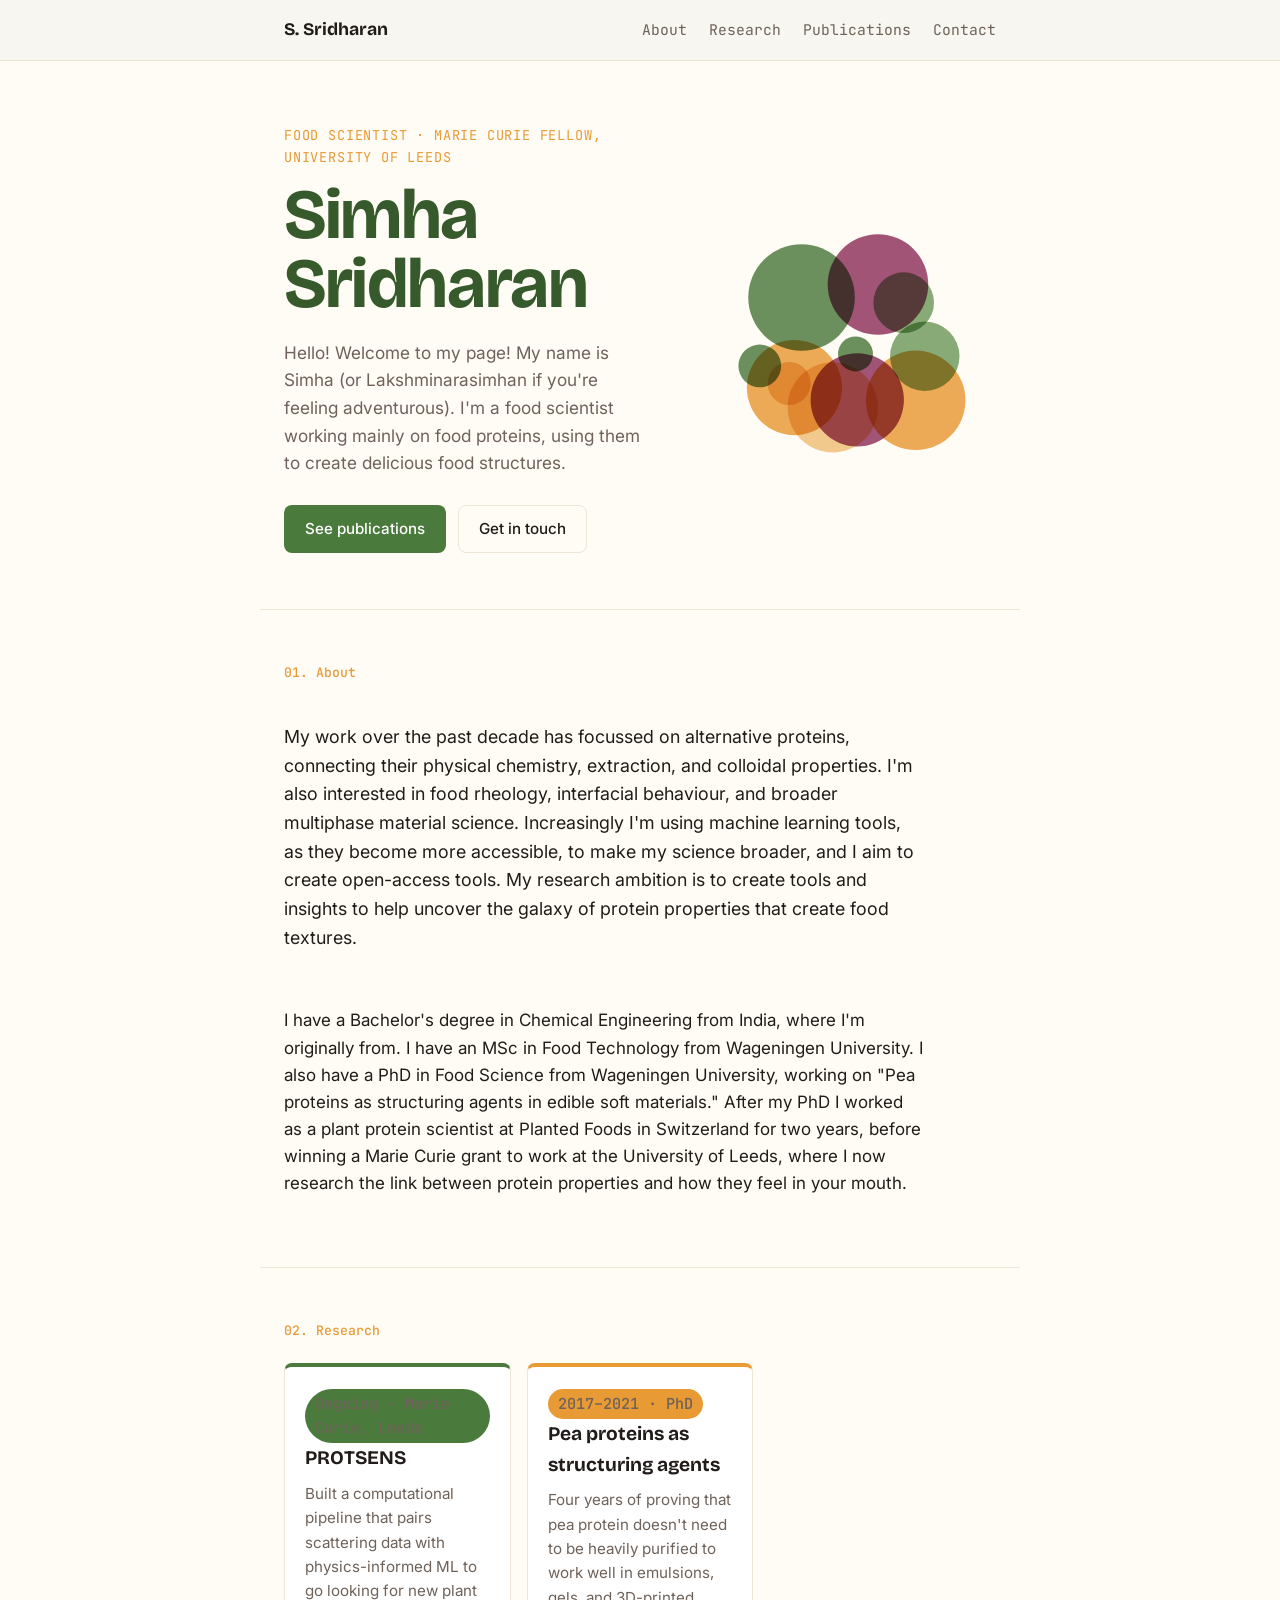
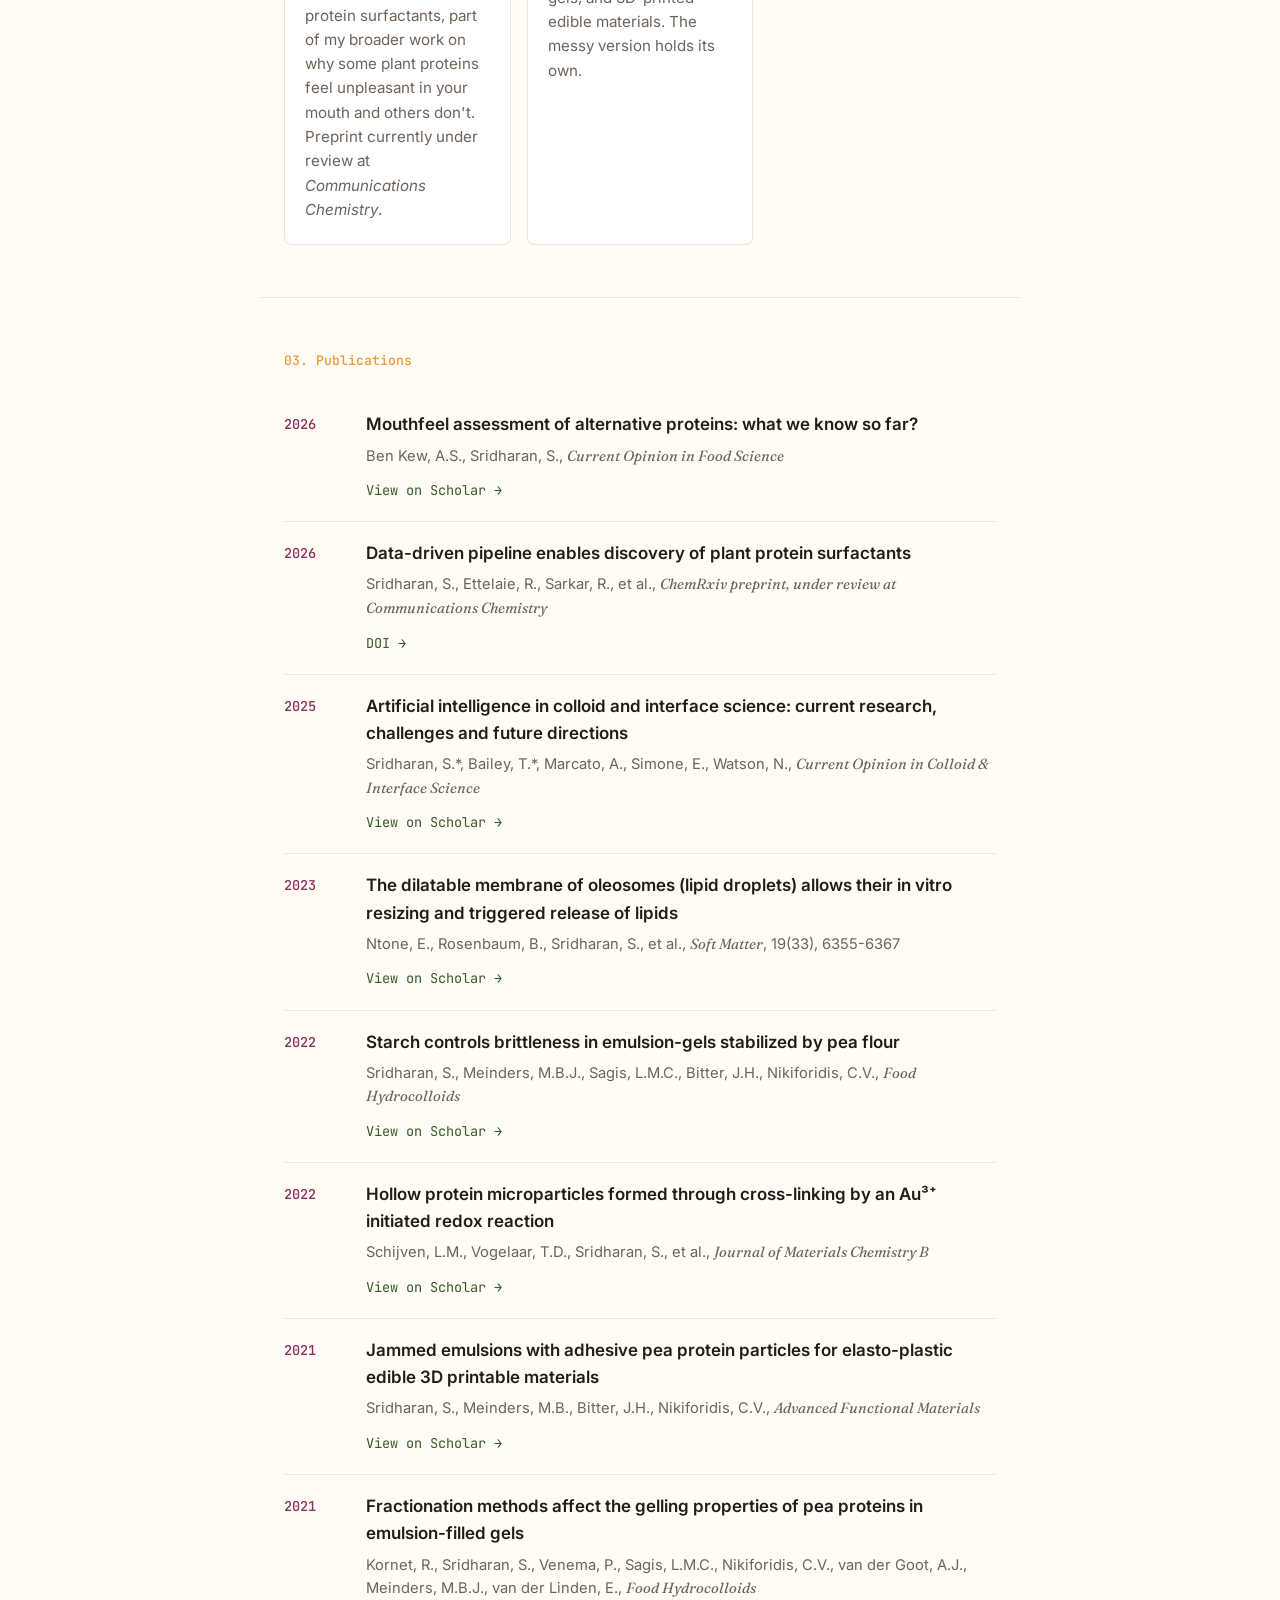
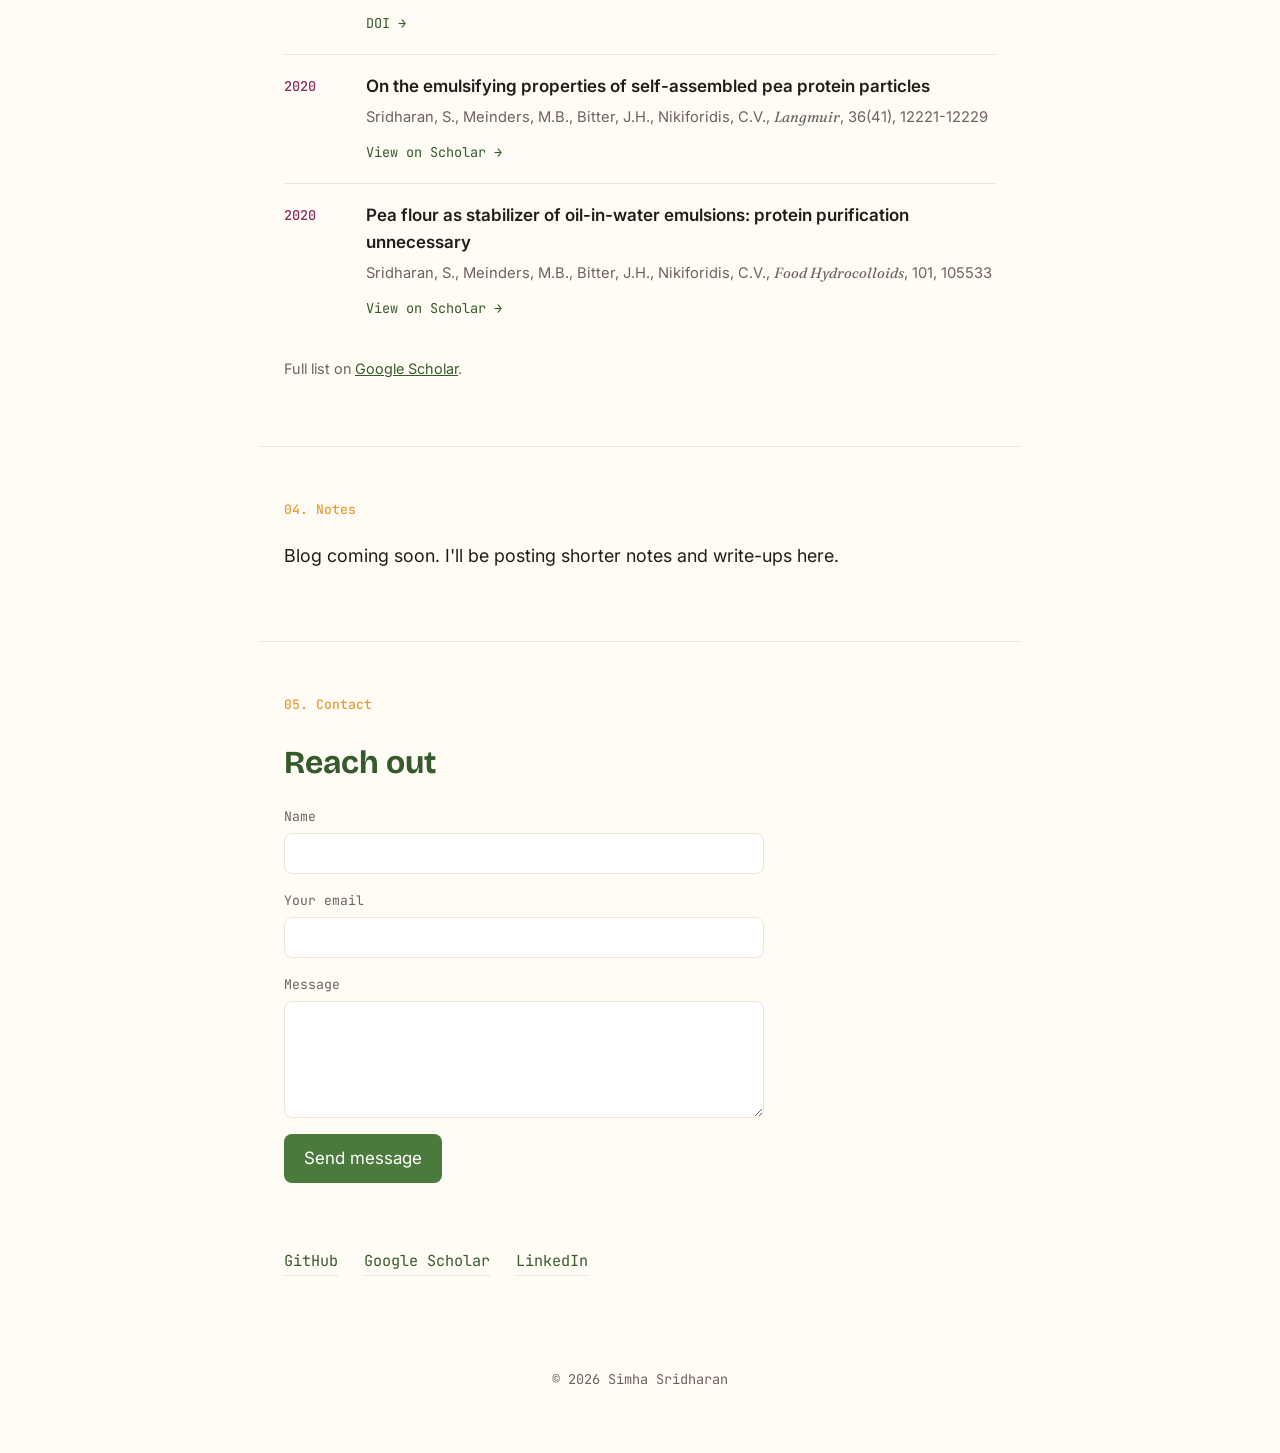
<file: index.html>
<!DOCTYPE html>
<html lang="en">
<head>
<meta charset="UTF-8">
<meta name="viewport" content="width=device-width, initial-scale=1.0">
<title>Simha Sridharan | Research</title>
<meta name="description" content="Personal research page of Simha Sridharan.">
<link rel="preconnect" href="https://fonts.googleapis.com">
<link rel="preconnect" href="https://fonts.gstatic.com" crossorigin>
<link href="https://fonts.googleapis.com/css2?family=Bricolage+Grotesque:opsz,wght@12..96,400..800&family=Fraunces:ital,opsz,wght@0,9..144,400;1,9..144,500&family=Inter:wght@400;500;600&family=JetBrains+Mono:wght@400;500&display=swap" rel="stylesheet">
<link rel="stylesheet" href="style.css">
</head>
<body>

<a class="skip-link" href="#main">Skip to content</a>

<header class="site-header">
  <div class="wrap header-row">
    <a href="#" class="mark">S. Sridharan</a>
    <nav aria-label="Primary">
      <a href="#about">About</a>
      <a href="#research">Research</a>
      <a href="#publications">Publications</a>
      <a href="#contact">Contact</a>
    </nav>
  </div>
</header>

<main id="main">

  <section class="hero wrap">
    <div class="hero-text">
      <p class="eyebrow">Food Scientist · Marie Curie Fellow, University of Leeds</p>
      <h1>Simha<br>Sridharan</h1>
      <p class="hero-sub">Hello! Welcome to my page! My name is Simha (or Lakshminarasimhan if you're feeling adventurous). I'm a food scientist working mainly on food proteins, using them to create delicious food structures.</p>
      <div class="hero-links">
        <a class="btn btn-primary" href="#publications">See publications</a>
        <a class="btn btn-ghost" href="#contact">Get in touch</a>
      </div>
    </div>
    <div class="hero-graphic" aria-hidden="true">
      <svg viewBox="0 0 420 420" id="droplets"></svg>
    </div>
  </section>

  <section id="about" class="section wrap">
    <p class="section-label">01. About</p>
    <div class="about-grid">
      <p class="lead">
        My work over the past decade has focussed on alternative proteins, connecting their
        physical chemistry, extraction, and colloidal properties. I'm also interested in
        food rheology, interfacial behaviour, and broader multiphase material science.
        Increasingly I'm using machine learning tools, as they become more accessible, to
        make my science broader, and I aim to create open-access tools. My research
        ambition is to create tools and insights to help uncover the galaxy of protein
        properties that create food textures.
      </p>
      <p>
        I have a Bachelor's degree in Chemical Engineering from India, where I'm originally
        from. I have an MSc in Food Technology from Wageningen University. I also have a
        PhD in Food Science from Wageningen University, working on "Pea proteins as
        structuring agents in edible soft materials." After my PhD I worked as a plant
        protein scientist at Planted Foods in Switzerland for two years, before winning a
        Marie Curie grant to work at the University of Leeds, where I now research the link
        between protein properties and how they feel in your mouth.
      </p>
    </div>
  </section>

  <section id="research" class="section wrap">
    <p class="section-label">02. Research</p>
    <div class="cards">
      <article class="card">
        <p class="card-tag">Ongoing · Marie Curie, Leeds</p>
        <h3>PROTSENS</h3>
        <p>Built a computational pipeline that pairs scattering data with physics-informed ML to go looking for new plant protein surfactants, part of my broader work on why some plant proteins feel unpleasant in your mouth and others don't. Preprint currently under review at <em>Communications Chemistry</em>.</p>
      </article>
      <article class="card">
        <p class="card-tag">2017–2021 · PhD</p>
        <h3>Pea proteins as structuring agents</h3>
        <p>Four years of proving that pea protein doesn't need to be heavily purified to work well in emulsions, gels, and 3D-printed edible materials. The messy version holds its own.</p>
      </article>
    </div>
  </section>

  <section id="publications" class="section wrap">
    <p class="section-label">03. Publications</p>
    <ol class="pub-list">
      <li class="pub">
        <span class="pub-year">2026</span>
        <div class="pub-body">
          <p class="pub-title">Mouthfeel assessment of alternative proteins: what we know so far?</p>
          <p class="pub-meta">Ben Kew, A.S., Sridharan, S., <em>Current Opinion in Food Science</em></p>
          <a class="pub-link" href="https://scholar.google.com/citations?user=x62tYuUAAAAJ&hl=en" target="_blank" rel="noopener">View on Scholar →</a>
        </div>
      </li>
      <li class="pub">
        <span class="pub-year">2026</span>
        <div class="pub-body">
          <p class="pub-title">Data-driven pipeline enables discovery of plant protein surfactants</p>
          <p class="pub-meta">Sridharan, S., Ettelaie, R., Sarkar, R., et al., <em>ChemRxiv preprint, under review at Communications Chemistry</em></p>
          <a class="pub-link" href="https://doi.org/10.26434/chemrxiv.15000208/v1" target="_blank" rel="noopener">DOI →</a>
        </div>
      </li>
      <li class="pub">
        <span class="pub-year">2025</span>
        <div class="pub-body">
          <p class="pub-title">Artificial intelligence in colloid and interface science: current research, challenges and future directions</p>
          <p class="pub-meta">Sridharan, S.*, Bailey, T.*, Marcato, A., Simone, E., Watson, N., <em>Current Opinion in Colloid & Interface Science</em></p>
          <a class="pub-link" href="https://scholar.google.com/citations?user=x62tYuUAAAAJ&hl=en" target="_blank" rel="noopener">View on Scholar →</a>
        </div>
      </li>
      <li class="pub">
        <span class="pub-year">2023</span>
        <div class="pub-body">
          <p class="pub-title">The dilatable membrane of oleosomes (lipid droplets) allows their in vitro resizing and triggered release of lipids</p>
          <p class="pub-meta">Ntone, E., Rosenbaum, B., Sridharan, S., et al., <em>Soft Matter</em>, 19(33), 6355-6367</p>
          <a class="pub-link" href="https://scholar.google.com/citations?user=x62tYuUAAAAJ&hl=en" target="_blank" rel="noopener">View on Scholar →</a>
        </div>
      </li>
      <li class="pub">
        <span class="pub-year">2022</span>
        <div class="pub-body">
          <p class="pub-title">Starch controls brittleness in emulsion-gels stabilized by pea flour</p>
          <p class="pub-meta">Sridharan, S., Meinders, M.B.J., Sagis, L.M.C., Bitter, J.H., Nikiforidis, C.V., <em>Food Hydrocolloids</em></p>
          <a class="pub-link" href="https://scholar.google.com/citations?user=x62tYuUAAAAJ&hl=en" target="_blank" rel="noopener">View on Scholar →</a>
        </div>
      </li>
      <li class="pub">
        <span class="pub-year">2022</span>
        <div class="pub-body">
          <p class="pub-title">Hollow protein microparticles formed through cross-linking by an Au³⁺ initiated redox reaction</p>
          <p class="pub-meta">Schijven, L.M., Vogelaar, T.D., Sridharan, S., et al., <em>Journal of Materials Chemistry B</em></p>
          <a class="pub-link" href="https://scholar.google.com/citations?user=x62tYuUAAAAJ&hl=en" target="_blank" rel="noopener">View on Scholar →</a>
        </div>
      </li>
      <li class="pub">
        <span class="pub-year">2021</span>
        <div class="pub-body">
          <p class="pub-title">Jammed emulsions with adhesive pea protein particles for elasto-plastic edible 3D printable materials</p>
          <p class="pub-meta">Sridharan, S., Meinders, M.B., Bitter, J.H., Nikiforidis, C.V., <em>Advanced Functional Materials</em></p>
          <a class="pub-link" href="https://scholar.google.com/citations?user=x62tYuUAAAAJ&hl=en" target="_blank" rel="noopener">View on Scholar →</a>
        </div>
      </li>
      <li class="pub">
        <span class="pub-year">2021</span>
        <div class="pub-body">
          <p class="pub-title">Fractionation methods affect the gelling properties of pea proteins in emulsion-filled gels</p>
          <p class="pub-meta">Kornet, R., Sridharan, S., Venema, P., Sagis, L.M.C., Nikiforidis, C.V., van der Goot, A.J., Meinders, M.B.J., van der Linden, E., <em>Food Hydrocolloids</em></p>
          <a class="pub-link" href="https://doi.org/10.1016/j.foodhyd.2021.107456" target="_blank" rel="noopener">DOI →</a>
        </div>
      </li>
      <li class="pub">
        <span class="pub-year">2020</span>
        <div class="pub-body">
          <p class="pub-title">On the emulsifying properties of self-assembled pea protein particles</p>
          <p class="pub-meta">Sridharan, S., Meinders, M.B., Bitter, J.H., Nikiforidis, C.V., <em>Langmuir</em>, 36(41), 12221-12229</p>
          <a class="pub-link" href="https://scholar.google.com/citations?user=x62tYuUAAAAJ&hl=en" target="_blank" rel="noopener">View on Scholar →</a>
        </div>
      </li>
      <li class="pub">
        <span class="pub-year">2020</span>
        <div class="pub-body">
          <p class="pub-title">Pea flour as stabilizer of oil-in-water emulsions: protein purification unnecessary</p>
          <p class="pub-meta">Sridharan, S., Meinders, M.B., Bitter, J.H., Nikiforidis, C.V., <em>Food Hydrocolloids</em>, 101, 105533</p>
          <a class="pub-link" href="https://scholar.google.com/citations?user=x62tYuUAAAAJ&hl=en" target="_blank" rel="noopener">View on Scholar →</a>
        </div>
      </li>
    </ol>
    <p class="pub-note">Full list on <a href="https://scholar.google.com/citations?user=x62tYuUAAAAJ&hl=en" target="_blank" rel="noopener">Google Scholar</a>.</p>
  </section>

  <section class="section wrap blog-teaser">
    <p class="section-label">04. Notes</p>
    <p class="lead">Blog coming soon. I'll be posting shorter notes and write-ups here.</p>
  </section>

  <section id="contact" class="section wrap contact">
    <p class="section-label">05. Contact</p>
    <h2>Reach out</h2>

    <form id="contact-form" class="contact-form" action="https://formspree.io/f/myegnqzv" method="POST">
      <div class="form-row">
        <label for="name">Name</label>
        <input type="text" id="name" name="name" required>
      </div>
      <div class="form-row">
        <label for="email">Your email</label>
        <input type="email" id="email" name="_replyto" required>
      </div>
      <div class="form-row">
        <label for="message">Message</label>
        <textarea id="message" name="message" rows="5" required></textarea>
      </div>
      <input type="text" name="_gotcha" class="hp-field" tabindex="-1" autocomplete="off" aria-hidden="true">
      <button type="submit" class="btn btn-primary">Send message</button>
      <p id="form-status" class="form-status" role="status" aria-live="polite"></p>
    </form>

    <div class="contact-links">
      <a href="https://github.com/simhasridharan" target="_blank" rel="noopener">GitHub</a>
      <a href="https://scholar.google.com/citations?user=x62tYuUAAAAJ&hl=en" target="_blank" rel="noopener">Google Scholar</a>
      <a href="https://www.linkedin.com/in/simha-sridharan/" target="_blank" rel="noopener">LinkedIn</a>
    </div>
  </section>

</main>

<footer class="site-footer wrap">
  <p>© <span id="year"></span> Simha Sridharan</p>
</footer>

<script src="script.js"></script>
</body>
</html>
</file>
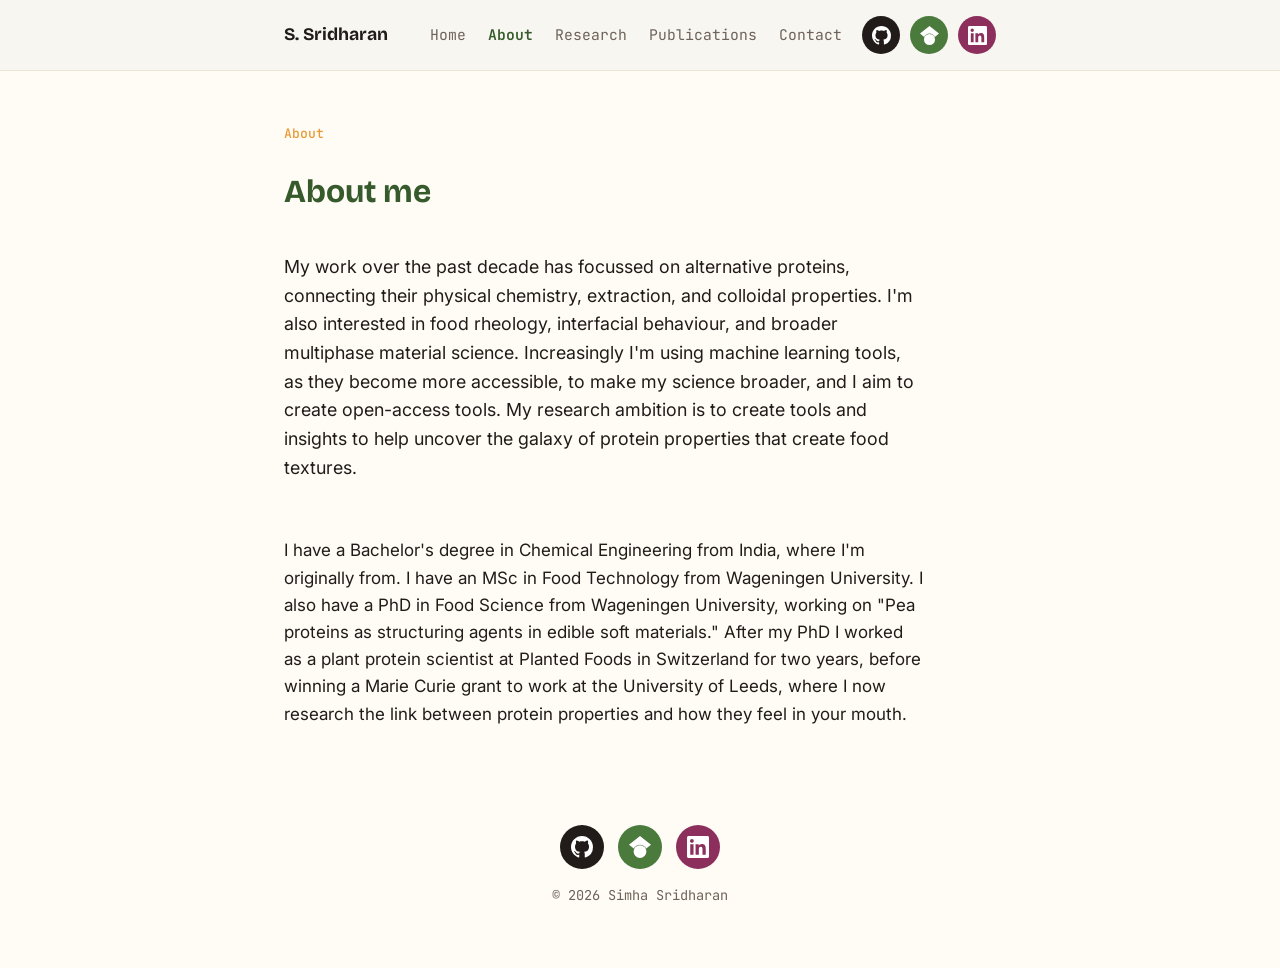
<file: about.html>
<!DOCTYPE html>
<html lang="en">
<head>
<meta charset="UTF-8">
<meta name="viewport" content="width=device-width, initial-scale=1.0">
<title>About | Simha Sridharan</title>
<meta name="description" content="About Simha Sridharan, food scientist.">
<link rel="preconnect" href="https://fonts.googleapis.com">
<link rel="preconnect" href="https://fonts.gstatic.com" crossorigin>
<link href="https://fonts.googleapis.com/css2?family=Bricolage+Grotesque:opsz,wght@12..96,400..800&family=Fraunces:ital,opsz,wght@0,9..144,400;1,9..144,500&family=Inter:wght@400;500;600&family=JetBrains+Mono:wght@400;500&display=swap" rel="stylesheet">
<link rel="stylesheet" href="style.css">
</head>
<body>

<a class="skip-link" href="#main">Skip to content</a>

<header class="site-header">
  <div class="wrap header-row">
    <a href="index.html" class="mark">S. Sridharan</a>
    <div class="header-right">
    <nav aria-label="Primary">
      <a href="index.html">Home</a>
      <a href="about.html" class="active">About</a>
      <a href="research.html">Research</a>
      <a href="publications.html">Publications</a>
      <a href="contact.html">Contact</a>
    </nav>
      <div class="social-icons">
        <a href="https://github.com/simhasridharan" target="_blank" rel="noopener" aria-label="GitHub" class="social-icon social-github"><svg viewBox="0 0 24 24" fill="currentColor" aria-hidden="true"><path d="M12 0C5.37 0 0 5.37 0 12c0 5.31 3.435 9.795 8.205 11.385.6.105.825-.255.825-.57 0-.285-.015-1.23-.015-2.235-3.015.555-3.795-.735-4.035-1.41-.135-.345-.72-1.41-1.23-1.695-.42-.225-1.02-.78-.015-.795.945-.015 1.62.87 1.845 1.23 1.08 1.815 2.805 1.305 3.495.99.105-.78.42-1.305.765-1.605-2.67-.3-5.46-1.335-5.46-5.925 0-1.305.465-2.385 1.23-3.225-.12-.3-.54-1.53.12-3.18 0 0 1.005-.315 3.3 1.23.96-.27 1.98-.405 3-.405s2.04.135 3 .405c2.295-1.56 3.3-1.23 3.3-1.23.66 1.65.24 2.88.12 3.18.765.84 1.23 1.905 1.23 3.225 0 4.605-2.805 5.625-5.475 5.925.435.375.81 1.095.81 2.22 0 1.605-.015 2.895-.015 3.3 0 .315.225.69.825.57A12.02 12.02 0 0024 12c0-6.63-5.37-12-12-12z"/></svg></a>
        <a href="https://scholar.google.com/citations?user=x62tYuUAAAAJ&hl=en" target="_blank" rel="noopener" aria-label="Google Scholar" class="social-icon social-scholar"><svg viewBox="0 0 24 24" fill="currentColor" aria-hidden="true"><path d="M5.242 13.769L0 9.5 12 0l12 9.5-5.242 4.269C17.548 11.24 14.978 9.5 12 9.5c-2.977 0-5.548 1.74-6.758 4.269zM12 10a7 7 0 1 0 0 14 7 7 0 0 0 0-14z"/></svg></a>
        <a href="https://www.linkedin.com/in/simha-sridharan/" target="_blank" rel="noopener" aria-label="LinkedIn" class="social-icon social-linkedin"><svg viewBox="0 0 24 24" fill="currentColor" aria-hidden="true"><path d="M20.447 20.452h-3.554v-5.569c0-1.328-.027-3.037-1.852-3.037-1.853 0-2.136 1.446-2.136 2.94v5.666H9.351V9h3.414v1.561h.046c.477-.9 1.637-1.85 3.37-1.85 3.601 0 4.267 2.37 4.267 5.455v6.286zM5.337 7.433c-1.144 0-2.063-.926-2.063-2.065 0-1.138.92-2.063 2.063-2.063 1.14 0 2.064.925 2.064 2.063 0 1.139-.925 2.065-2.064 2.065zm1.782 13.019H3.555V9h3.564v11.452zM22.225 0H1.771C.792 0 0 .774 0 1.729v20.542C0 23.227.792 24 1.771 24h20.451C23.2 24 24 23.227 24 22.271V1.729C24 .774 23.2 0 22.222 0h.003z"/></svg></a>
      </div>
    </div>
  </div>
</header>

<main id="main">

  <section class="section wrap" style="border-top: none; padding-top: 52px;">
    <p class="section-label">About</p>
    <h2>About me</h2>
    <div class="about-grid">
      <p class="lead">
        My work over the past decade has focussed on alternative proteins, connecting their
        physical chemistry, extraction, and colloidal properties. I'm also interested in
        food rheology, interfacial behaviour, and broader multiphase material science.
        Increasingly I'm using machine learning tools, as they become more accessible, to
        make my science broader, and I aim to create open-access tools. My research
        ambition is to create tools and insights to help uncover the galaxy of protein
        properties that create food textures.
      </p>
      <p>
        I have a Bachelor's degree in Chemical Engineering from India, where I'm originally
        from. I have an MSc in Food Technology from Wageningen University. I also have a
        PhD in Food Science from Wageningen University, working on "Pea proteins as
        structuring agents in edible soft materials." After my PhD I worked as a plant
        protein scientist at Planted Foods in Switzerland for two years, before winning a
        Marie Curie grant to work at the University of Leeds, where I now research the link
        between protein properties and how they feel in your mouth.
      </p>
    </div>
  </section>

</main>

<footer class="site-footer wrap">
  <div class="footer-socials">
    <a href="https://github.com/simhasridharan" target="_blank" rel="noopener" aria-label="GitHub" class="social-icon social-github"><svg viewBox="0 0 24 24" fill="currentColor" aria-hidden="true"><path d="M12 0C5.37 0 0 5.37 0 12c0 5.31 3.435 9.795 8.205 11.385.6.105.825-.255.825-.57 0-.285-.015-1.23-.015-2.235-3.015.555-3.795-.735-4.035-1.41-.135-.345-.72-1.41-1.23-1.695-.42-.225-1.02-.78-.015-.795.945-.015 1.62.87 1.845 1.23 1.08 1.815 2.805 1.305 3.495.99.105-.78.42-1.305.765-1.605-2.67-.3-5.46-1.335-5.46-5.925 0-1.305.465-2.385 1.23-3.225-.12-.3-.54-1.53.12-3.18 0 0 1.005-.315 3.3 1.23.96-.27 1.98-.405 3-.405s2.04.135 3 .405c2.295-1.56 3.3-1.23 3.3-1.23.66 1.65.24 2.88.12 3.18.765.84 1.23 1.905 1.23 3.225 0 4.605-2.805 5.625-5.475 5.925.435.375.81 1.095.81 2.22 0 1.605-.015 2.895-.015 3.3 0 .315.225.69.825.57A12.02 12.02 0 0024 12c0-6.63-5.37-12-12-12z"/></svg></a>
    <a href="https://scholar.google.com/citations?user=x62tYuUAAAAJ&hl=en" target="_blank" rel="noopener" aria-label="Google Scholar" class="social-icon social-scholar"><svg viewBox="0 0 24 24" fill="currentColor" aria-hidden="true"><path d="M5.242 13.769L0 9.5 12 0l12 9.5-5.242 4.269C17.548 11.24 14.978 9.5 12 9.5c-2.977 0-5.548 1.74-6.758 4.269zM12 10a7 7 0 1 0 0 14 7 7 0 0 0 0-14z"/></svg></a>
    <a href="https://www.linkedin.com/in/simha-sridharan/" target="_blank" rel="noopener" aria-label="LinkedIn" class="social-icon social-linkedin"><svg viewBox="0 0 24 24" fill="currentColor" aria-hidden="true"><path d="M20.447 20.452h-3.554v-5.569c0-1.328-.027-3.037-1.852-3.037-1.853 0-2.136 1.446-2.136 2.94v5.666H9.351V9h3.414v1.561h.046c.477-.9 1.637-1.85 3.37-1.85 3.601 0 4.267 2.37 4.267 5.455v6.286zM5.337 7.433c-1.144 0-2.063-.926-2.063-2.065 0-1.138.92-2.063 2.063-2.063 1.14 0 2.064.925 2.064 2.063 0 1.139-.925 2.065-2.064 2.065zm1.782 13.019H3.555V9h3.564v11.452zM22.225 0H1.771C.792 0 0 .774 0 1.729v20.542C0 23.227.792 24 1.771 24h20.451C23.2 24 24 23.227 24 22.271V1.729C24 .774 23.2 0 22.222 0h.003z"/></svg></a>
  </div>
  <p>© <span id="year"></span> Simha Sridharan</p>
</footer>

<script src="script.js"></script>
</body>
</html>
</file>
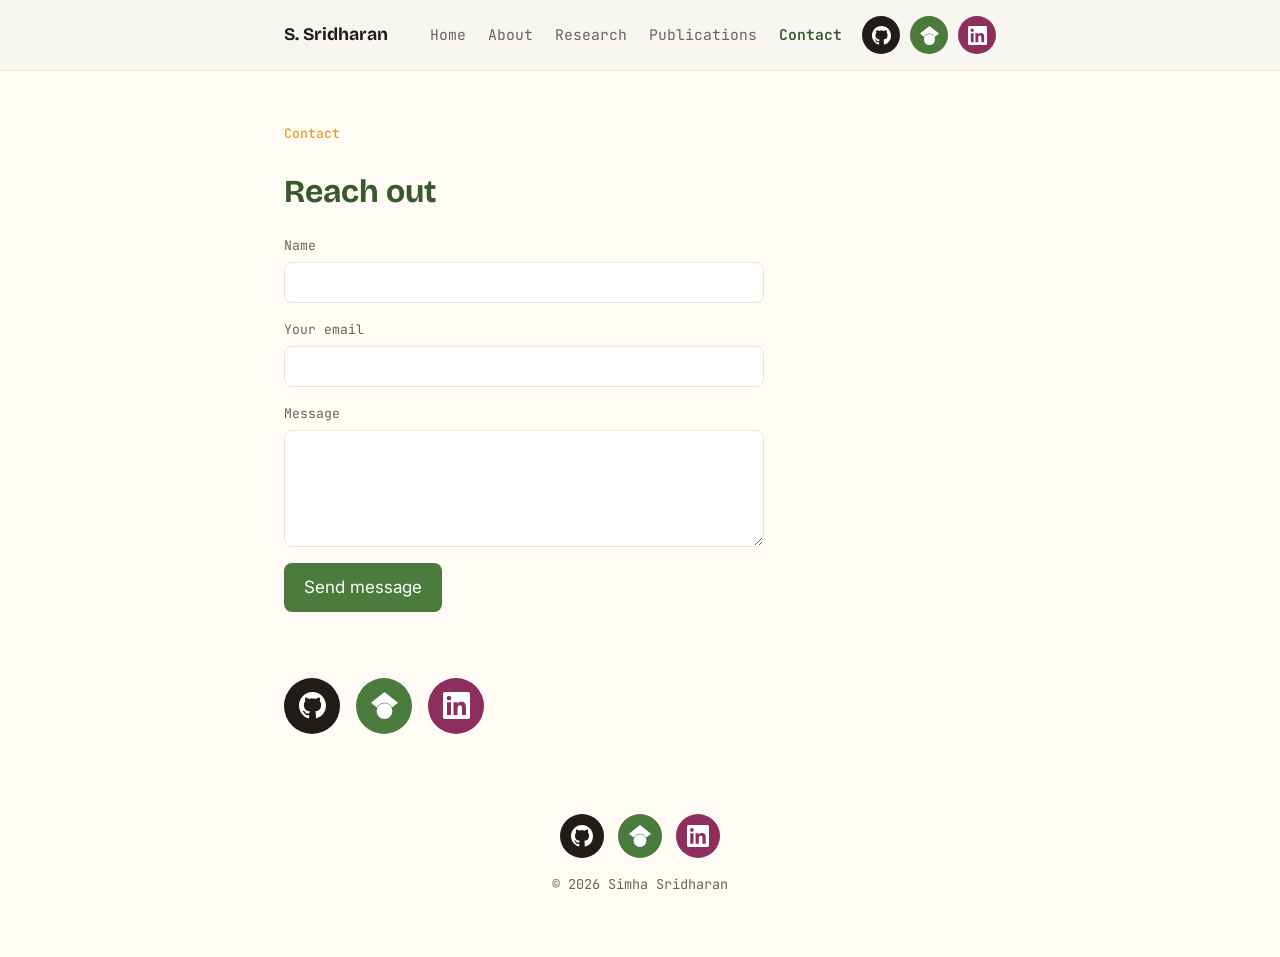
<file: contact.html>
<!DOCTYPE html>
<html lang="en">
<head>
<meta charset="UTF-8">
<meta name="viewport" content="width=device-width, initial-scale=1.0">
<title>Contact | Simha Sridharan</title>
<meta name="description" content="Get in touch with Simha Sridharan.">
<link rel="preconnect" href="https://fonts.googleapis.com">
<link rel="preconnect" href="https://fonts.gstatic.com" crossorigin>
<link href="https://fonts.googleapis.com/css2?family=Bricolage+Grotesque:opsz,wght@12..96,400..800&family=Fraunces:ital,opsz,wght@0,9..144,400;1,9..144,500&family=Inter:wght@400;500;600&family=JetBrains+Mono:wght@400;500&display=swap" rel="stylesheet">
<link rel="stylesheet" href="style.css">
</head>
<body>

<a class="skip-link" href="#main">Skip to content</a>

<header class="site-header">
  <div class="wrap header-row">
    <a href="index.html" class="mark">S. Sridharan</a>
    <div class="header-right">
    <nav aria-label="Primary">
      <a href="index.html">Home</a>
      <a href="about.html">About</a>
      <a href="research.html">Research</a>
      <a href="publications.html">Publications</a>
      <a href="contact.html" class="active">Contact</a>
    </nav>
      <div class="social-icons">
        <a href="https://github.com/simhasridharan" target="_blank" rel="noopener" aria-label="GitHub" class="social-icon social-github"><svg viewBox="0 0 24 24" fill="currentColor" aria-hidden="true"><path d="M12 0C5.37 0 0 5.37 0 12c0 5.31 3.435 9.795 8.205 11.385.6.105.825-.255.825-.57 0-.285-.015-1.23-.015-2.235-3.015.555-3.795-.735-4.035-1.41-.135-.345-.72-1.41-1.23-1.695-.42-.225-1.02-.78-.015-.795.945-.015 1.62.87 1.845 1.23 1.08 1.815 2.805 1.305 3.495.99.105-.78.42-1.305.765-1.605-2.67-.3-5.46-1.335-5.46-5.925 0-1.305.465-2.385 1.23-3.225-.12-.3-.54-1.53.12-3.18 0 0 1.005-.315 3.3 1.23.96-.27 1.98-.405 3-.405s2.04.135 3 .405c2.295-1.56 3.3-1.23 3.3-1.23.66 1.65.24 2.88.12 3.18.765.84 1.23 1.905 1.23 3.225 0 4.605-2.805 5.625-5.475 5.925.435.375.81 1.095.81 2.22 0 1.605-.015 2.895-.015 3.3 0 .315.225.69.825.57A12.02 12.02 0 0024 12c0-6.63-5.37-12-12-12z"/></svg></a>
        <a href="https://scholar.google.com/citations?user=x62tYuUAAAAJ&hl=en" target="_blank" rel="noopener" aria-label="Google Scholar" class="social-icon social-scholar"><svg viewBox="0 0 24 24" fill="currentColor" aria-hidden="true"><path d="M5.242 13.769L0 9.5 12 0l12 9.5-5.242 4.269C17.548 11.24 14.978 9.5 12 9.5c-2.977 0-5.548 1.74-6.758 4.269zM12 10a7 7 0 1 0 0 14 7 7 0 0 0 0-14z"/></svg></a>
        <a href="https://www.linkedin.com/in/simha-sridharan/" target="_blank" rel="noopener" aria-label="LinkedIn" class="social-icon social-linkedin"><svg viewBox="0 0 24 24" fill="currentColor" aria-hidden="true"><path d="M20.447 20.452h-3.554v-5.569c0-1.328-.027-3.037-1.852-3.037-1.853 0-2.136 1.446-2.136 2.94v5.666H9.351V9h3.414v1.561h.046c.477-.9 1.637-1.85 3.37-1.85 3.601 0 4.267 2.37 4.267 5.455v6.286zM5.337 7.433c-1.144 0-2.063-.926-2.063-2.065 0-1.138.92-2.063 2.063-2.063 1.14 0 2.064.925 2.064 2.063 0 1.139-.925 2.065-2.064 2.065zm1.782 13.019H3.555V9h3.564v11.452zM22.225 0H1.771C.792 0 0 .774 0 1.729v20.542C0 23.227.792 24 1.771 24h20.451C23.2 24 24 23.227 24 22.271V1.729C24 .774 23.2 0 22.222 0h.003z"/></svg></a>
      </div>
    </div>
  </div>
</header>

<main id="main">

  <section class="section wrap contact" style="border-top: none; padding-top: 52px;">
    <p class="section-label">Contact</p>
    <h2>Reach out</h2>

    <form id="contact-form" class="contact-form" action="https://formspree.io/f/myegnqzv" method="POST">
      <div class="form-row">
        <label for="name">Name</label>
        <input type="text" id="name" name="name" required>
      </div>
      <div class="form-row">
        <label for="email">Your email</label>
        <input type="email" id="email" name="email" required>
      </div>
      <div class="form-row">
        <label for="message">Message</label>
        <textarea id="message" name="message" rows="5" required></textarea>
      </div>
      <input type="text" name="_gotcha" class="hp-field" tabindex="-1" autocomplete="off" aria-hidden="true">
      <button type="submit" class="btn btn-primary">Send message</button>
      <p id="form-status" class="form-status" role="status" aria-live="polite"></p>
    </form>

    <div class="contact-socials">
      <a href="https://github.com/simhasridharan" target="_blank" rel="noopener" aria-label="GitHub" class="social-icon social-github"><svg viewBox="0 0 24 24" fill="currentColor" aria-hidden="true"><path d="M12 0C5.37 0 0 5.37 0 12c0 5.31 3.435 9.795 8.205 11.385.6.105.825-.255.825-.57 0-.285-.015-1.23-.015-2.235-3.015.555-3.795-.735-4.035-1.41-.135-.345-.72-1.41-1.23-1.695-.42-.225-1.02-.78-.015-.795.945-.015 1.62.87 1.845 1.23 1.08 1.815 2.805 1.305 3.495.99.105-.78.42-1.305.765-1.605-2.67-.3-5.46-1.335-5.46-5.925 0-1.305.465-2.385 1.23-3.225-.12-.3-.54-1.53.12-3.18 0 0 1.005-.315 3.3 1.23.96-.27 1.98-.405 3-.405s2.04.135 3 .405c2.295-1.56 3.3-1.23 3.3-1.23.66 1.65.24 2.88.12 3.18.765.84 1.23 1.905 1.23 3.225 0 4.605-2.805 5.625-5.475 5.925.435.375.81 1.095.81 2.22 0 1.605-.015 2.895-.015 3.3 0 .315.225.69.825.57A12.02 12.02 0 0024 12c0-6.63-5.37-12-12-12z"/></svg></a>
      <a href="https://scholar.google.com/citations?user=x62tYuUAAAAJ&hl=en" target="_blank" rel="noopener" aria-label="Google Scholar" class="social-icon social-scholar"><svg viewBox="0 0 24 24" fill="currentColor" aria-hidden="true"><path d="M5.242 13.769L0 9.5 12 0l12 9.5-5.242 4.269C17.548 11.24 14.978 9.5 12 9.5c-2.977 0-5.548 1.74-6.758 4.269zM12 10a7 7 0 1 0 0 14 7 7 0 0 0 0-14z"/></svg></a>
      <a href="https://www.linkedin.com/in/simha-sridharan/" target="_blank" rel="noopener" aria-label="LinkedIn" class="social-icon social-linkedin"><svg viewBox="0 0 24 24" fill="currentColor" aria-hidden="true"><path d="M20.447 20.452h-3.554v-5.569c0-1.328-.027-3.037-1.852-3.037-1.853 0-2.136 1.446-2.136 2.94v5.666H9.351V9h3.414v1.561h.046c.477-.9 1.637-1.85 3.37-1.85 3.601 0 4.267 2.37 4.267 5.455v6.286zM5.337 7.433c-1.144 0-2.063-.926-2.063-2.065 0-1.138.92-2.063 2.063-2.063 1.14 0 2.064.925 2.064 2.063 0 1.139-.925 2.065-2.064 2.065zm1.782 13.019H3.555V9h3.564v11.452zM22.225 0H1.771C.792 0 0 .774 0 1.729v20.542C0 23.227.792 24 1.771 24h20.451C23.2 24 24 23.227 24 22.271V1.729C24 .774 23.2 0 22.222 0h.003z"/></svg></a>
    </div>
  </section>

</main>

<footer class="site-footer wrap">
  <div class="footer-socials">
    <a href="https://github.com/simhasridharan" target="_blank" rel="noopener" aria-label="GitHub" class="social-icon social-github"><svg viewBox="0 0 24 24" fill="currentColor" aria-hidden="true"><path d="M12 0C5.37 0 0 5.37 0 12c0 5.31 3.435 9.795 8.205 11.385.6.105.825-.255.825-.57 0-.285-.015-1.23-.015-2.235-3.015.555-3.795-.735-4.035-1.41-.135-.345-.72-1.41-1.23-1.695-.42-.225-1.02-.78-.015-.795.945-.015 1.62.87 1.845 1.23 1.08 1.815 2.805 1.305 3.495.99.105-.78.42-1.305.765-1.605-2.67-.3-5.46-1.335-5.46-5.925 0-1.305.465-2.385 1.23-3.225-.12-.3-.54-1.53.12-3.18 0 0 1.005-.315 3.3 1.23.96-.27 1.98-.405 3-.405s2.04.135 3 .405c2.295-1.56 3.3-1.23 3.3-1.23.66 1.65.24 2.88.12 3.18.765.84 1.23 1.905 1.23 3.225 0 4.605-2.805 5.625-5.475 5.925.435.375.81 1.095.81 2.22 0 1.605-.015 2.895-.015 3.3 0 .315.225.69.825.57A12.02 12.02 0 0024 12c0-6.63-5.37-12-12-12z"/></svg></a>
    <a href="https://scholar.google.com/citations?user=x62tYuUAAAAJ&hl=en" target="_blank" rel="noopener" aria-label="Google Scholar" class="social-icon social-scholar"><svg viewBox="0 0 24 24" fill="currentColor" aria-hidden="true"><path d="M5.242 13.769L0 9.5 12 0l12 9.5-5.242 4.269C17.548 11.24 14.978 9.5 12 9.5c-2.977 0-5.548 1.74-6.758 4.269zM12 10a7 7 0 1 0 0 14 7 7 0 0 0 0-14z"/></svg></a>
    <a href="https://www.linkedin.com/in/simha-sridharan/" target="_blank" rel="noopener" aria-label="LinkedIn" class="social-icon social-linkedin"><svg viewBox="0 0 24 24" fill="currentColor" aria-hidden="true"><path d="M20.447 20.452h-3.554v-5.569c0-1.328-.027-3.037-1.852-3.037-1.853 0-2.136 1.446-2.136 2.94v5.666H9.351V9h3.414v1.561h.046c.477-.9 1.637-1.85 3.37-1.85 3.601 0 4.267 2.37 4.267 5.455v6.286zM5.337 7.433c-1.144 0-2.063-.926-2.063-2.065 0-1.138.92-2.063 2.063-2.063 1.14 0 2.064.925 2.064 2.063 0 1.139-.925 2.065-2.064 2.065zm1.782 13.019H3.555V9h3.564v11.452zM22.225 0H1.771C.792 0 0 .774 0 1.729v20.542C0 23.227.792 24 1.771 24h20.451C23.2 24 24 23.227 24 22.271V1.729C24 .774 23.2 0 22.222 0h.003z"/></svg></a>
  </div>
  <p>© <span id="year"></span> Simha Sridharan</p>
</footer>

<script src="script.js"></script>
</body>
</html>
</file>
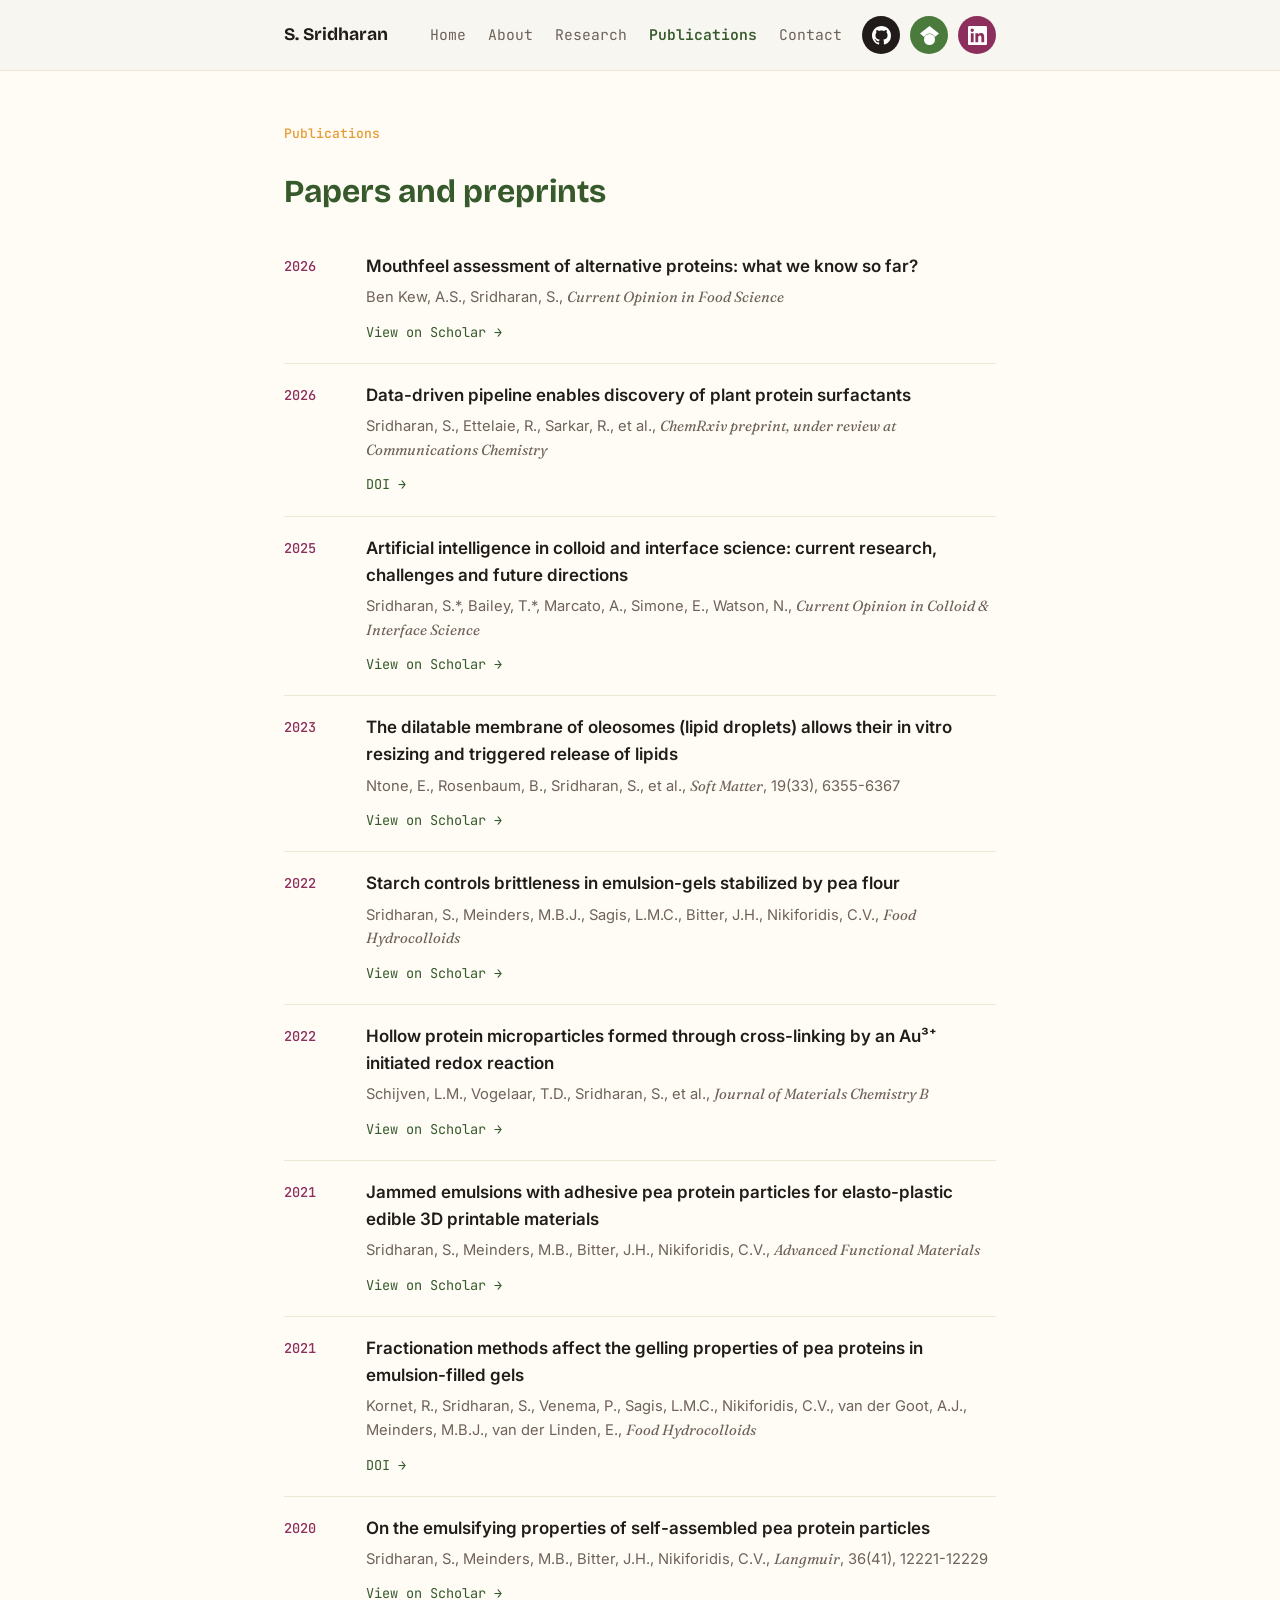
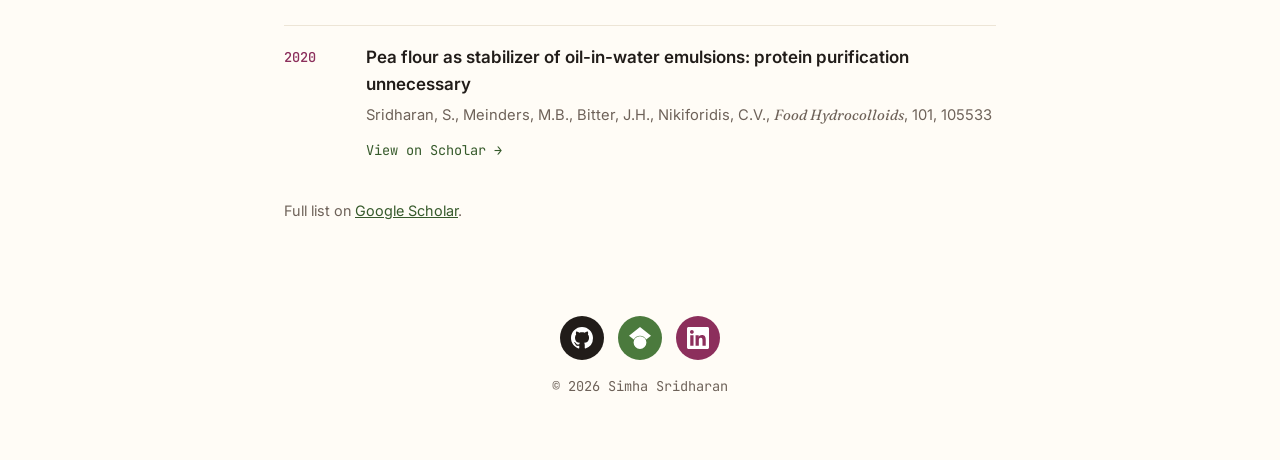
<file: publications.html>
<!DOCTYPE html>
<html lang="en">
<head>
<meta charset="UTF-8">
<meta name="viewport" content="width=device-width, initial-scale=1.0">
<title>Publications | Simha Sridharan</title>
<meta name="description" content="Publications by Simha Sridharan.">
<link rel="preconnect" href="https://fonts.googleapis.com">
<link rel="preconnect" href="https://fonts.gstatic.com" crossorigin>
<link href="https://fonts.googleapis.com/css2?family=Bricolage+Grotesque:opsz,wght@12..96,400..800&family=Fraunces:ital,opsz,wght@0,9..144,400;1,9..144,500&family=Inter:wght@400;500;600&family=JetBrains+Mono:wght@400;500&display=swap" rel="stylesheet">
<link rel="stylesheet" href="style.css">
</head>
<body>

<a class="skip-link" href="#main">Skip to content</a>

<header class="site-header">
  <div class="wrap header-row">
    <a href="index.html" class="mark">S. Sridharan</a>
    <div class="header-right">
    <nav aria-label="Primary">
      <a href="index.html">Home</a>
      <a href="about.html">About</a>
      <a href="research.html">Research</a>
      <a href="publications.html" class="active">Publications</a>
      <a href="contact.html">Contact</a>
    </nav>
      <div class="social-icons">
        <a href="https://github.com/simhasridharan" target="_blank" rel="noopener" aria-label="GitHub" class="social-icon social-github"><svg viewBox="0 0 24 24" fill="currentColor" aria-hidden="true"><path d="M12 0C5.37 0 0 5.37 0 12c0 5.31 3.435 9.795 8.205 11.385.6.105.825-.255.825-.57 0-.285-.015-1.23-.015-2.235-3.015.555-3.795-.735-4.035-1.41-.135-.345-.72-1.41-1.23-1.695-.42-.225-1.02-.78-.015-.795.945-.015 1.62.87 1.845 1.23 1.08 1.815 2.805 1.305 3.495.99.105-.78.42-1.305.765-1.605-2.67-.3-5.46-1.335-5.46-5.925 0-1.305.465-2.385 1.23-3.225-.12-.3-.54-1.53.12-3.18 0 0 1.005-.315 3.3 1.23.96-.27 1.98-.405 3-.405s2.04.135 3 .405c2.295-1.56 3.3-1.23 3.3-1.23.66 1.65.24 2.88.12 3.18.765.84 1.23 1.905 1.23 3.225 0 4.605-2.805 5.625-5.475 5.925.435.375.81 1.095.81 2.22 0 1.605-.015 2.895-.015 3.3 0 .315.225.69.825.57A12.02 12.02 0 0024 12c0-6.63-5.37-12-12-12z"/></svg></a>
        <a href="https://scholar.google.com/citations?user=x62tYuUAAAAJ&hl=en" target="_blank" rel="noopener" aria-label="Google Scholar" class="social-icon social-scholar"><svg viewBox="0 0 24 24" fill="currentColor" aria-hidden="true"><path d="M5.242 13.769L0 9.5 12 0l12 9.5-5.242 4.269C17.548 11.24 14.978 9.5 12 9.5c-2.977 0-5.548 1.74-6.758 4.269zM12 10a7 7 0 1 0 0 14 7 7 0 0 0 0-14z"/></svg></a>
        <a href="https://www.linkedin.com/in/simha-sridharan/" target="_blank" rel="noopener" aria-label="LinkedIn" class="social-icon social-linkedin"><svg viewBox="0 0 24 24" fill="currentColor" aria-hidden="true"><path d="M20.447 20.452h-3.554v-5.569c0-1.328-.027-3.037-1.852-3.037-1.853 0-2.136 1.446-2.136 2.94v5.666H9.351V9h3.414v1.561h.046c.477-.9 1.637-1.85 3.37-1.85 3.601 0 4.267 2.37 4.267 5.455v6.286zM5.337 7.433c-1.144 0-2.063-.926-2.063-2.065 0-1.138.92-2.063 2.063-2.063 1.14 0 2.064.925 2.064 2.063 0 1.139-.925 2.065-2.064 2.065zm1.782 13.019H3.555V9h3.564v11.452zM22.225 0H1.771C.792 0 0 .774 0 1.729v20.542C0 23.227.792 24 1.771 24h20.451C23.2 24 24 23.227 24 22.271V1.729C24 .774 23.2 0 22.222 0h.003z"/></svg></a>
      </div>
    </div>
  </div>
</header>

<main id="main">

  <section class="section wrap" style="border-top: none; padding-top: 52px;">
    <p class="section-label">Publications</p>
    <h2>Papers and preprints</h2>
    <ol class="pub-list">
      <li class="pub">
        <span class="pub-year">2026</span>
        <div class="pub-body">
          <p class="pub-title">Mouthfeel assessment of alternative proteins: what we know so far?</p>
          <p class="pub-meta">Ben Kew, A.S., Sridharan, S., <em>Current Opinion in Food Science</em></p>
          <a class="pub-link" href="https://scholar.google.com/citations?user=x62tYuUAAAAJ&hl=en" target="_blank" rel="noopener">View on Scholar →</a>
        </div>
      </li>
      <li class="pub">
        <span class="pub-year">2026</span>
        <div class="pub-body">
          <p class="pub-title">Data-driven pipeline enables discovery of plant protein surfactants</p>
          <p class="pub-meta">Sridharan, S., Ettelaie, R., Sarkar, R., et al., <em>ChemRxiv preprint, under review at Communications Chemistry</em></p>
          <a class="pub-link" href="https://doi.org/10.26434/chemrxiv.15000208/v1" target="_blank" rel="noopener">DOI →</a>
        </div>
      </li>
      <li class="pub">
        <span class="pub-year">2025</span>
        <div class="pub-body">
          <p class="pub-title">Artificial intelligence in colloid and interface science: current research, challenges and future directions</p>
          <p class="pub-meta">Sridharan, S.*, Bailey, T.*, Marcato, A., Simone, E., Watson, N., <em>Current Opinion in Colloid & Interface Science</em></p>
          <a class="pub-link" href="https://scholar.google.com/citations?user=x62tYuUAAAAJ&hl=en" target="_blank" rel="noopener">View on Scholar →</a>
        </div>
      </li>
      <li class="pub">
        <span class="pub-year">2023</span>
        <div class="pub-body">
          <p class="pub-title">The dilatable membrane of oleosomes (lipid droplets) allows their in vitro resizing and triggered release of lipids</p>
          <p class="pub-meta">Ntone, E., Rosenbaum, B., Sridharan, S., et al., <em>Soft Matter</em>, 19(33), 6355-6367</p>
          <a class="pub-link" href="https://scholar.google.com/citations?user=x62tYuUAAAAJ&hl=en" target="_blank" rel="noopener">View on Scholar →</a>
        </div>
      </li>
      <li class="pub">
        <span class="pub-year">2022</span>
        <div class="pub-body">
          <p class="pub-title">Starch controls brittleness in emulsion-gels stabilized by pea flour</p>
          <p class="pub-meta">Sridharan, S., Meinders, M.B.J., Sagis, L.M.C., Bitter, J.H., Nikiforidis, C.V., <em>Food Hydrocolloids</em></p>
          <a class="pub-link" href="https://scholar.google.com/citations?user=x62tYuUAAAAJ&hl=en" target="_blank" rel="noopener">View on Scholar →</a>
        </div>
      </li>
      <li class="pub">
        <span class="pub-year">2022</span>
        <div class="pub-body">
          <p class="pub-title">Hollow protein microparticles formed through cross-linking by an Au³⁺ initiated redox reaction</p>
          <p class="pub-meta">Schijven, L.M., Vogelaar, T.D., Sridharan, S., et al., <em>Journal of Materials Chemistry B</em></p>
          <a class="pub-link" href="https://scholar.google.com/citations?user=x62tYuUAAAAJ&hl=en" target="_blank" rel="noopener">View on Scholar →</a>
        </div>
      </li>
      <li class="pub">
        <span class="pub-year">2021</span>
        <div class="pub-body">
          <p class="pub-title">Jammed emulsions with adhesive pea protein particles for elasto-plastic edible 3D printable materials</p>
          <p class="pub-meta">Sridharan, S., Meinders, M.B., Bitter, J.H., Nikiforidis, C.V., <em>Advanced Functional Materials</em></p>
          <a class="pub-link" href="https://scholar.google.com/citations?user=x62tYuUAAAAJ&hl=en" target="_blank" rel="noopener">View on Scholar →</a>
        </div>
      </li>
      <li class="pub">
        <span class="pub-year">2021</span>
        <div class="pub-body">
          <p class="pub-title">Fractionation methods affect the gelling properties of pea proteins in emulsion-filled gels</p>
          <p class="pub-meta">Kornet, R., Sridharan, S., Venema, P., Sagis, L.M.C., Nikiforidis, C.V., van der Goot, A.J., Meinders, M.B.J., van der Linden, E., <em>Food Hydrocolloids</em></p>
          <a class="pub-link" href="https://doi.org/10.1016/j.foodhyd.2021.107456" target="_blank" rel="noopener">DOI →</a>
        </div>
      </li>
      <li class="pub">
        <span class="pub-year">2020</span>
        <div class="pub-body">
          <p class="pub-title">On the emulsifying properties of self-assembled pea protein particles</p>
          <p class="pub-meta">Sridharan, S., Meinders, M.B., Bitter, J.H., Nikiforidis, C.V., <em>Langmuir</em>, 36(41), 12221-12229</p>
          <a class="pub-link" href="https://scholar.google.com/citations?user=x62tYuUAAAAJ&hl=en" target="_blank" rel="noopener">View on Scholar →</a>
        </div>
      </li>
      <li class="pub">
        <span class="pub-year">2020</span>
        <div class="pub-body">
          <p class="pub-title">Pea flour as stabilizer of oil-in-water emulsions: protein purification unnecessary</p>
          <p class="pub-meta">Sridharan, S., Meinders, M.B., Bitter, J.H., Nikiforidis, C.V., <em>Food Hydrocolloids</em>, 101, 105533</p>
          <a class="pub-link" href="https://scholar.google.com/citations?user=x62tYuUAAAAJ&hl=en" target="_blank" rel="noopener">View on Scholar →</a>
        </div>
      </li>
    </ol>
    <p class="pub-note">Full list on <a href="https://scholar.google.com/citations?user=x62tYuUAAAAJ&hl=en" target="_blank" rel="noopener">Google Scholar</a>.</p>
  </section>

</main>

<footer class="site-footer wrap">
  <div class="footer-socials">
    <a href="https://github.com/simhasridharan" target="_blank" rel="noopener" aria-label="GitHub" class="social-icon social-github"><svg viewBox="0 0 24 24" fill="currentColor" aria-hidden="true"><path d="M12 0C5.37 0 0 5.37 0 12c0 5.31 3.435 9.795 8.205 11.385.6.105.825-.255.825-.57 0-.285-.015-1.23-.015-2.235-3.015.555-3.795-.735-4.035-1.41-.135-.345-.72-1.41-1.23-1.695-.42-.225-1.02-.78-.015-.795.945-.015 1.62.87 1.845 1.23 1.08 1.815 2.805 1.305 3.495.99.105-.78.42-1.305.765-1.605-2.67-.3-5.46-1.335-5.46-5.925 0-1.305.465-2.385 1.23-3.225-.12-.3-.54-1.53.12-3.18 0 0 1.005-.315 3.3 1.23.96-.27 1.98-.405 3-.405s2.04.135 3 .405c2.295-1.56 3.3-1.23 3.3-1.23.66 1.65.24 2.88.12 3.18.765.84 1.23 1.905 1.23 3.225 0 4.605-2.805 5.625-5.475 5.925.435.375.81 1.095.81 2.22 0 1.605-.015 2.895-.015 3.3 0 .315.225.69.825.57A12.02 12.02 0 0024 12c0-6.63-5.37-12-12-12z"/></svg></a>
    <a href="https://scholar.google.com/citations?user=x62tYuUAAAAJ&hl=en" target="_blank" rel="noopener" aria-label="Google Scholar" class="social-icon social-scholar"><svg viewBox="0 0 24 24" fill="currentColor" aria-hidden="true"><path d="M5.242 13.769L0 9.5 12 0l12 9.5-5.242 4.269C17.548 11.24 14.978 9.5 12 9.5c-2.977 0-5.548 1.74-6.758 4.269zM12 10a7 7 0 1 0 0 14 7 7 0 0 0 0-14z"/></svg></a>
    <a href="https://www.linkedin.com/in/simha-sridharan/" target="_blank" rel="noopener" aria-label="LinkedIn" class="social-icon social-linkedin"><svg viewBox="0 0 24 24" fill="currentColor" aria-hidden="true"><path d="M20.447 20.452h-3.554v-5.569c0-1.328-.027-3.037-1.852-3.037-1.853 0-2.136 1.446-2.136 2.94v5.666H9.351V9h3.414v1.561h.046c.477-.9 1.637-1.85 3.37-1.85 3.601 0 4.267 2.37 4.267 5.455v6.286zM5.337 7.433c-1.144 0-2.063-.926-2.063-2.065 0-1.138.92-2.063 2.063-2.063 1.14 0 2.064.925 2.064 2.063 0 1.139-.925 2.065-2.064 2.065zm1.782 13.019H3.555V9h3.564v11.452zM22.225 0H1.771C.792 0 0 .774 0 1.729v20.542C0 23.227.792 24 1.771 24h20.451C23.2 24 24 23.227 24 22.271V1.729C24 .774 23.2 0 22.222 0h.003z"/></svg></a>
  </div>
  <p>© <span id="year"></span> Simha Sridharan</p>
</footer>

<script src="script.js"></script>
</body>
</html>
</file>
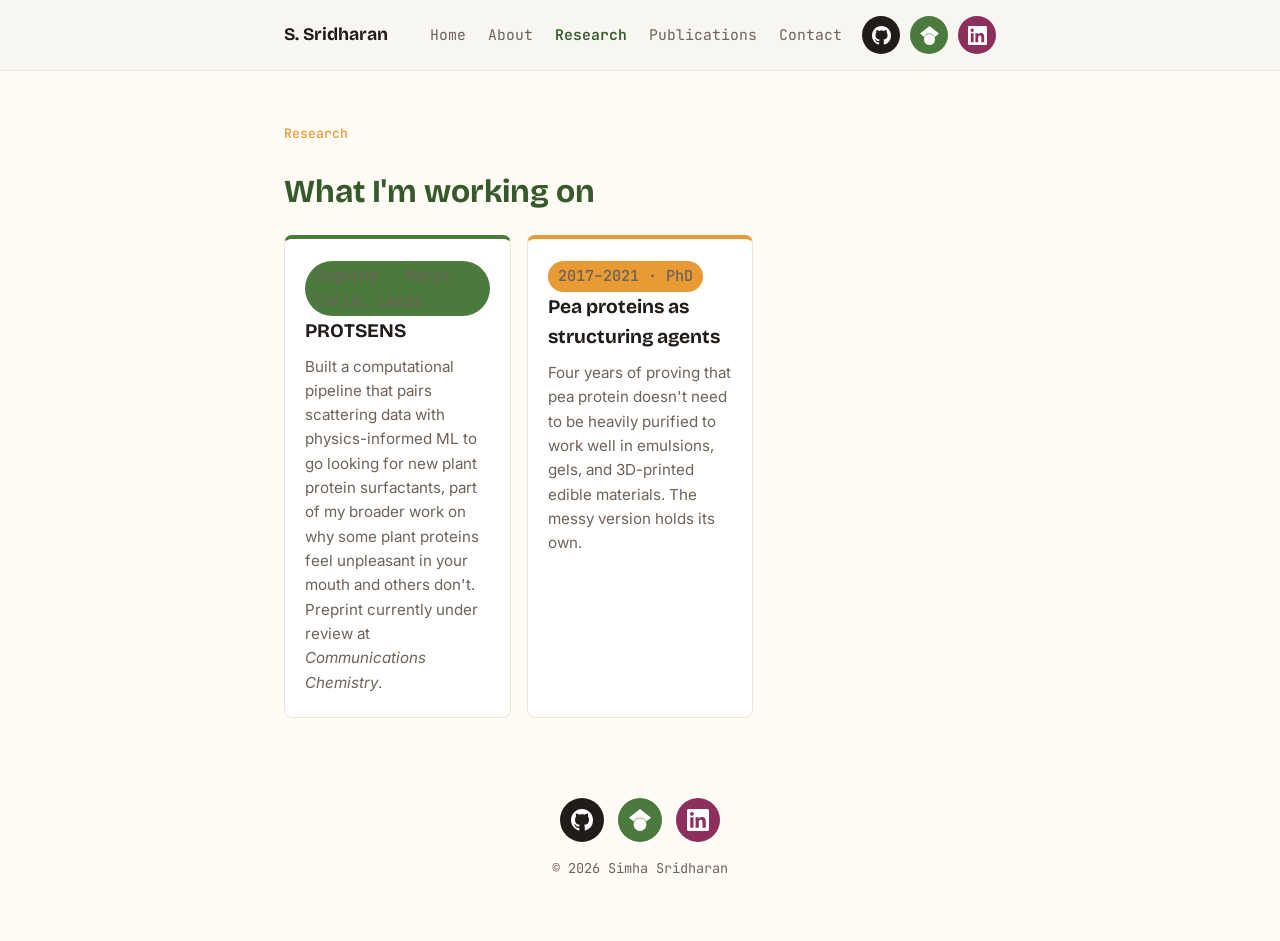
<file: research.html>
<!DOCTYPE html>
<html lang="en">
<head>
<meta charset="UTF-8">
<meta name="viewport" content="width=device-width, initial-scale=1.0">
<title>Research | Simha Sridharan</title>
<meta name="description" content="Research projects by Simha Sridharan.">
<link rel="preconnect" href="https://fonts.googleapis.com">
<link rel="preconnect" href="https://fonts.gstatic.com" crossorigin>
<link href="https://fonts.googleapis.com/css2?family=Bricolage+Grotesque:opsz,wght@12..96,400..800&family=Fraunces:ital,opsz,wght@0,9..144,400;1,9..144,500&family=Inter:wght@400;500;600&family=JetBrains+Mono:wght@400;500&display=swap" rel="stylesheet">
<link rel="stylesheet" href="style.css">
</head>
<body>

<a class="skip-link" href="#main">Skip to content</a>

<header class="site-header">
  <div class="wrap header-row">
    <a href="index.html" class="mark">S. Sridharan</a>
    <div class="header-right">
    <nav aria-label="Primary">
      <a href="index.html">Home</a>
      <a href="about.html">About</a>
      <a href="research.html" class="active">Research</a>
      <a href="publications.html">Publications</a>
      <a href="contact.html">Contact</a>
    </nav>
      <div class="social-icons">
        <a href="https://github.com/simhasridharan" target="_blank" rel="noopener" aria-label="GitHub" class="social-icon social-github"><svg viewBox="0 0 24 24" fill="currentColor" aria-hidden="true"><path d="M12 0C5.37 0 0 5.37 0 12c0 5.31 3.435 9.795 8.205 11.385.6.105.825-.255.825-.57 0-.285-.015-1.23-.015-2.235-3.015.555-3.795-.735-4.035-1.41-.135-.345-.72-1.41-1.23-1.695-.42-.225-1.02-.78-.015-.795.945-.015 1.62.87 1.845 1.23 1.08 1.815 2.805 1.305 3.495.99.105-.78.42-1.305.765-1.605-2.67-.3-5.46-1.335-5.46-5.925 0-1.305.465-2.385 1.23-3.225-.12-.3-.54-1.53.12-3.18 0 0 1.005-.315 3.3 1.23.96-.27 1.98-.405 3-.405s2.04.135 3 .405c2.295-1.56 3.3-1.23 3.3-1.23.66 1.65.24 2.88.12 3.18.765.84 1.23 1.905 1.23 3.225 0 4.605-2.805 5.625-5.475 5.925.435.375.81 1.095.81 2.22 0 1.605-.015 2.895-.015 3.3 0 .315.225.69.825.57A12.02 12.02 0 0024 12c0-6.63-5.37-12-12-12z"/></svg></a>
        <a href="https://scholar.google.com/citations?user=x62tYuUAAAAJ&hl=en" target="_blank" rel="noopener" aria-label="Google Scholar" class="social-icon social-scholar"><svg viewBox="0 0 24 24" fill="currentColor" aria-hidden="true"><path d="M5.242 13.769L0 9.5 12 0l12 9.5-5.242 4.269C17.548 11.24 14.978 9.5 12 9.5c-2.977 0-5.548 1.74-6.758 4.269zM12 10a7 7 0 1 0 0 14 7 7 0 0 0 0-14z"/></svg></a>
        <a href="https://www.linkedin.com/in/simha-sridharan/" target="_blank" rel="noopener" aria-label="LinkedIn" class="social-icon social-linkedin"><svg viewBox="0 0 24 24" fill="currentColor" aria-hidden="true"><path d="M20.447 20.452h-3.554v-5.569c0-1.328-.027-3.037-1.852-3.037-1.853 0-2.136 1.446-2.136 2.94v5.666H9.351V9h3.414v1.561h.046c.477-.9 1.637-1.85 3.37-1.85 3.601 0 4.267 2.37 4.267 5.455v6.286zM5.337 7.433c-1.144 0-2.063-.926-2.063-2.065 0-1.138.92-2.063 2.063-2.063 1.14 0 2.064.925 2.064 2.063 0 1.139-.925 2.065-2.064 2.065zm1.782 13.019H3.555V9h3.564v11.452zM22.225 0H1.771C.792 0 0 .774 0 1.729v20.542C0 23.227.792 24 1.771 24h20.451C23.2 24 24 23.227 24 22.271V1.729C24 .774 23.2 0 22.222 0h.003z"/></svg></a>
      </div>
    </div>
  </div>
</header>

<main id="main">

  <section class="section wrap" style="border-top: none; padding-top: 52px;">
    <p class="section-label">Research</p>
    <h2>What I'm working on</h2>
    <div class="cards">
      <article class="card">
        <p class="card-tag">Ongoing · Marie Curie, Leeds</p>
        <h3>PROTSENS</h3>
        <p>Built a computational pipeline that pairs scattering data with physics-informed ML to go looking for new plant protein surfactants, part of my broader work on why some plant proteins feel unpleasant in your mouth and others don't. Preprint currently under review at <em>Communications Chemistry</em>.</p>
      </article>
      <article class="card">
        <p class="card-tag">2017–2021 · PhD</p>
        <h3>Pea proteins as structuring agents</h3>
        <p>Four years of proving that pea protein doesn't need to be heavily purified to work well in emulsions, gels, and 3D-printed edible materials. The messy version holds its own.</p>
      </article>
    </div>
  </section>

</main>

<footer class="site-footer wrap">
  <div class="footer-socials">
    <a href="https://github.com/simhasridharan" target="_blank" rel="noopener" aria-label="GitHub" class="social-icon social-github"><svg viewBox="0 0 24 24" fill="currentColor" aria-hidden="true"><path d="M12 0C5.37 0 0 5.37 0 12c0 5.31 3.435 9.795 8.205 11.385.6.105.825-.255.825-.57 0-.285-.015-1.23-.015-2.235-3.015.555-3.795-.735-4.035-1.41-.135-.345-.72-1.41-1.23-1.695-.42-.225-1.02-.78-.015-.795.945-.015 1.62.87 1.845 1.23 1.08 1.815 2.805 1.305 3.495.99.105-.78.42-1.305.765-1.605-2.67-.3-5.46-1.335-5.46-5.925 0-1.305.465-2.385 1.23-3.225-.12-.3-.54-1.53.12-3.18 0 0 1.005-.315 3.3 1.23.96-.27 1.98-.405 3-.405s2.04.135 3 .405c2.295-1.56 3.3-1.23 3.3-1.23.66 1.65.24 2.88.12 3.18.765.84 1.23 1.905 1.23 3.225 0 4.605-2.805 5.625-5.475 5.925.435.375.81 1.095.81 2.22 0 1.605-.015 2.895-.015 3.3 0 .315.225.69.825.57A12.02 12.02 0 0024 12c0-6.63-5.37-12-12-12z"/></svg></a>
    <a href="https://scholar.google.com/citations?user=x62tYuUAAAAJ&hl=en" target="_blank" rel="noopener" aria-label="Google Scholar" class="social-icon social-scholar"><svg viewBox="0 0 24 24" fill="currentColor" aria-hidden="true"><path d="M5.242 13.769L0 9.5 12 0l12 9.5-5.242 4.269C17.548 11.24 14.978 9.5 12 9.5c-2.977 0-5.548 1.74-6.758 4.269zM12 10a7 7 0 1 0 0 14 7 7 0 0 0 0-14z"/></svg></a>
    <a href="https://www.linkedin.com/in/simha-sridharan/" target="_blank" rel="noopener" aria-label="LinkedIn" class="social-icon social-linkedin"><svg viewBox="0 0 24 24" fill="currentColor" aria-hidden="true"><path d="M20.447 20.452h-3.554v-5.569c0-1.328-.027-3.037-1.852-3.037-1.853 0-2.136 1.446-2.136 2.94v5.666H9.351V9h3.414v1.561h.046c.477-.9 1.637-1.85 3.37-1.85 3.601 0 4.267 2.37 4.267 5.455v6.286zM5.337 7.433c-1.144 0-2.063-.926-2.063-2.065 0-1.138.92-2.063 2.063-2.063 1.14 0 2.064.925 2.064 2.063 0 1.139-.925 2.065-2.064 2.065zm1.782 13.019H3.555V9h3.564v11.452zM22.225 0H1.771C.792 0 0 .774 0 1.729v20.542C0 23.227.792 24 1.771 24h20.451C23.2 24 24 23.227 24 22.271V1.729C24 .774 23.2 0 22.222 0h.003z"/></svg></a>
  </div>
  <p>© <span id="year"></span> Simha Sridharan</p>
</footer>

<script src="script.js"></script>
</body>
</html>
</file>
<file: style.css>
:root {
  --paper: #FFFCF6;
  --paper-card: #FFFFFF;
  --ink: #211C19;
  --ink-soft: #6E6259;
  --pea: #4B7A3D;
  --pea-dark: #365A2B;
  --saffron: #E89A34;
  --plum: #8C2F5C;
  --line: #EDE5D6;
  --radius: 8px;
  --max: 760px;
}

* { box-sizing: border-box; }

html { scroll-behavior: smooth; }

@media (prefers-reduced-motion: reduce) {
  html { scroll-behavior: auto; }
  * { animation-duration: 0.001ms !important; animation-iteration-count: 1 !important; transition-duration: 0.001ms !important; }
}

body {
  margin: 0;
  background: var(--paper);
  color: var(--ink);
  font-family: 'Inter', system-ui, sans-serif;
  font-size: 17px;
  line-height: 1.6;
  -webkit-font-smoothing: antialiased;
}

.wrap {
  max-width: var(--max);
  margin: 0 auto;
  padding: 0 24px;
}

.skip-link {
  position: absolute;
  left: -999px;
  top: 0;
  background: var(--pea);
  color: #fff;
  padding: 8px 14px;
  z-index: 100;
}
.skip-link:focus { left: 12px; top: 12px; }

a { color: var(--pea-dark); }
a:focus-visible, button:focus-visible {
  outline: 2px solid var(--pea);
  outline-offset: 3px;
}

/* Header */
.site-header {
  border-bottom: 1px solid var(--line);
  background: rgba(247,245,240,0.9);
  backdrop-filter: blur(6px);
  position: sticky;
  top: 0;
  z-index: 10;
}
.header-row {
  display: flex;
  align-items: center;
  justify-content: space-between;
  gap: 16px;
  flex-wrap: wrap;
  padding-top: 16px;
  padding-bottom: 16px;
}
.header-right { display: flex; align-items: center; gap: 20px; flex-wrap: wrap; }
.mark {
  font-family: 'Bricolage Grotesque', sans-serif;
  font-weight: 700;
  font-size: 1.1rem;
  color: var(--ink);
  text-decoration: none;
}
.site-header nav { display: flex; gap: 22px; }
.site-header nav a {
  color: var(--ink-soft);
  text-decoration: none;
  font-size: 0.92rem;
  font-family: 'JetBrains Mono', monospace;
}
.site-header nav a:hover { color: var(--pea-dark); }
.site-header nav a.active { color: var(--pea-dark); font-weight: 600; }

/* Hero */
.hero {
  display: grid;
  grid-template-columns: 1.2fr 1fr;
  gap: 32px;
  align-items: center;
  padding-top: 64px;
  padding-bottom: 56px;
}
.eyebrow {
  font-family: 'JetBrains Mono', monospace;
  color: var(--saffron);
  font-size: 0.85rem;
  letter-spacing: 0.06em;
  text-transform: uppercase;
  margin: 0 0 12px;
}
h1 {
  font-family: 'Bricolage Grotesque', sans-serif;
  font-weight: 700;
  font-size: clamp(2.8rem, 6.5vw, 4.4rem);
  line-height: 0.98;
  margin: 0 0 20px;
  letter-spacing: -0.02em;
  color: var(--pea-dark);
}
.hero-sub {
  color: var(--ink-soft);
  font-size: 1.08rem;
  max-width: 46ch;
  margin: 0 0 28px;
}
.hero-links { display: flex; gap: 12px; flex-wrap: wrap; }
.btn {
  display: inline-block;
  padding: 11px 20px;
  border-radius: var(--radius);
  text-decoration: none;
  font-size: 0.95rem;
  font-weight: 500;
  border: 1px solid transparent;
  transition: background 0.15s ease, color 0.15s ease, border-color 0.15s ease;
}
.btn-primary { background: var(--pea); color: #fff; }
.btn-primary:hover { background: var(--pea-dark); }
.btn-ghost { border-color: var(--line); color: var(--ink); }
.btn-ghost:hover { border-color: var(--saffron); color: var(--plum); }

.hero-graphic { display: flex; justify-content: center; }
.hero-graphic svg { width: 100%; max-width: 340px; }

/* Sections */
.section { padding: 52px 24px; border-top: 1px solid var(--line); }
.section-label {
  font-family: 'JetBrains Mono', monospace;
  font-size: 0.82rem;
  font-weight: 500;
  color: var(--saffron);
  margin: 0 0 22px;
}
.section h2 {
  font-family: 'Bricolage Grotesque', sans-serif;
  font-weight: 700;
  font-size: 2rem;
  margin: 0 0 18px;
  color: var(--pea-dark);
}
.lead { font-size: 1.12rem; max-width: 60ch; }

.about-grid { display: grid; gap: 20px; max-width: 640px; }

/* Research cards */
.cards { display: grid; gap: 16px; grid-template-columns: repeat(3, 1fr); }
.card {
  background: var(--paper-card);
  border: 1px solid var(--line);
  border-top: 4px solid var(--pea);
  border-radius: var(--radius);
  padding: 22px 20px;
}
.card:nth-of-type(2) { border-top-color: var(--saffron); }
.card:nth-of-type(3) { border-top-color: var(--plum); }
.card-tag {
  display: inline-block;
  font-family: 'JetBrains Mono', monospace;
  font-size: 0.72rem;
  font-weight: 500;
  color: #fff;
  background: var(--pea);
  padding: 3px 10px;
  border-radius: 999px;
  margin: 0 0 12px;
}
.card:nth-of-type(2) .card-tag { background: var(--saffron); }
.card:nth-of-type(3) .card-tag { background: var(--plum); }
.card h3 { font-family: 'Bricolage Grotesque', sans-serif; font-weight: 700; font-size: 1.2rem; margin: 0 0 8px; }
.card p { margin: 0; color: var(--ink-soft); font-size: 0.95rem; }

/* Publications */
.pub-list { list-style: none; margin: 0; padding: 0; }
.pub {
  display: grid;
  grid-template-columns: 64px 1fr;
  gap: 18px;
  padding: 18px 0;
  border-top: 1px solid var(--line);
}
.pub:first-child { border-top: none; }
.pub-year {
  font-family: 'JetBrains Mono', monospace;
  font-weight: 500;
  color: var(--plum);
  font-size: 0.85rem;
  padding-top: 3px;
}
.pub-title { margin: 0 0 6px; font-weight: 600; }
.pub-meta { margin: 0 0 8px; color: var(--ink-soft); font-size: 0.92rem; }
.pub-meta em { font-family: 'Fraunces', serif; font-style: italic; }
.pub-link { font-family: 'JetBrains Mono', monospace; font-size: 0.85rem; text-decoration: none; }
.pub-link:hover { text-decoration: underline; }

.pub-note { margin-top: 18px; color: var(--ink-soft); font-size: 0.9rem; }
.pub-note a { color: var(--pea-dark); }

.blog-teaser { text-align: left; }

/* Contact form */
.contact-form {
  max-width: 480px;
  margin: 0 0 32px;
  display: flex;
  flex-direction: column;
  gap: 16px;
}
.form-row { display: flex; flex-direction: column; gap: 6px; }
.form-row label {
  font-family: 'JetBrains Mono', monospace;
  font-size: 0.82rem;
  color: var(--ink-soft);
}
.form-row input,
.form-row textarea {
  font-family: 'Inter', sans-serif;
  font-size: 0.98rem;
  padding: 10px 12px;
  border: 1px solid var(--line);
  border-radius: var(--radius);
  background: var(--paper-card);
  color: var(--ink);
  resize: vertical;
}
.form-row input:focus,
.form-row textarea:focus {
  outline: 2px solid var(--pea);
  outline-offset: 1px;
  border-color: var(--pea);
}
.contact-form .btn { align-self: flex-start; border: none; cursor: pointer; font: inherit; }
.hp-field { position: absolute; left: -9999px; width: 1px; height: 1px; opacity: 0; }
.form-status { margin: 0; font-size: 0.9rem; min-height: 1.2em; }
.form-status.success { color: var(--pea-dark); }
.form-status.error { color: #A6402C; }

/* Contact */
.contact-links { display: flex; flex-wrap: wrap; gap: 18px 26px; margin-top: 6px; }
.contact-links a {
  font-family: 'JetBrains Mono', monospace;
  text-decoration: none;
  font-size: 0.95rem;
  border-bottom: 1px solid var(--line);
  padding-bottom: 2px;
}
.contact-links a:hover { border-color: var(--pea); }

/* Social icons */
.social-icons { display: flex; gap: 10px; align-items: center; }
.social-icon {
  display: inline-flex;
  align-items: center;
  justify-content: center;
  width: 38px;
  height: 38px;
  border-radius: 50%;
  color: #fff;
  flex-shrink: 0;
  transition: transform 0.15s ease, opacity 0.15s ease;
}
.social-icon svg { width: 19px; height: 19px; }
.social-icon:hover { transform: translateY(-2px); opacity: 0.88; }
.social-icon:focus-visible { outline: 2px solid var(--ink); outline-offset: 3px; }
.social-github { background: var(--ink); }
.social-scholar { background: var(--pea); }
.social-linkedin { background: var(--plum); }

.footer-socials { display: flex; justify-content: center; gap: 14px; margin: 0 0 16px; }
.footer-socials .social-icon { width: 44px; height: 44px; }
.footer-socials .social-icon svg { width: 22px; height: 22px; }

.contact-socials { display: flex; gap: 16px; margin-top: 6px; }
.contact-socials .social-icon { width: 56px; height: 56px; }
.contact-socials .social-icon svg { width: 27px; height: 27px; }

/* Footer */
.site-footer {
  padding: 28px 24px 48px;
  color: var(--ink-soft);
  font-size: 0.85rem;
  font-family: 'JetBrains Mono', monospace;
  text-align: center;
}

/* Responsive */
@media (max-width: 720px) {
  .hero { grid-template-columns: 1fr; padding-top: 40px; }
  .hero-graphic { order: -1; max-width: 220px; margin: 0 auto 8px; }
  .cards { grid-template-columns: 1fr; }
  .site-header nav { gap: 14px; }
  .site-header nav a { font-size: 0.82rem; }
  .header-right .social-icon { width: 32px; height: 32px; }
  .header-right .social-icon svg { width: 16px; height: 16px; }
}
</file>
